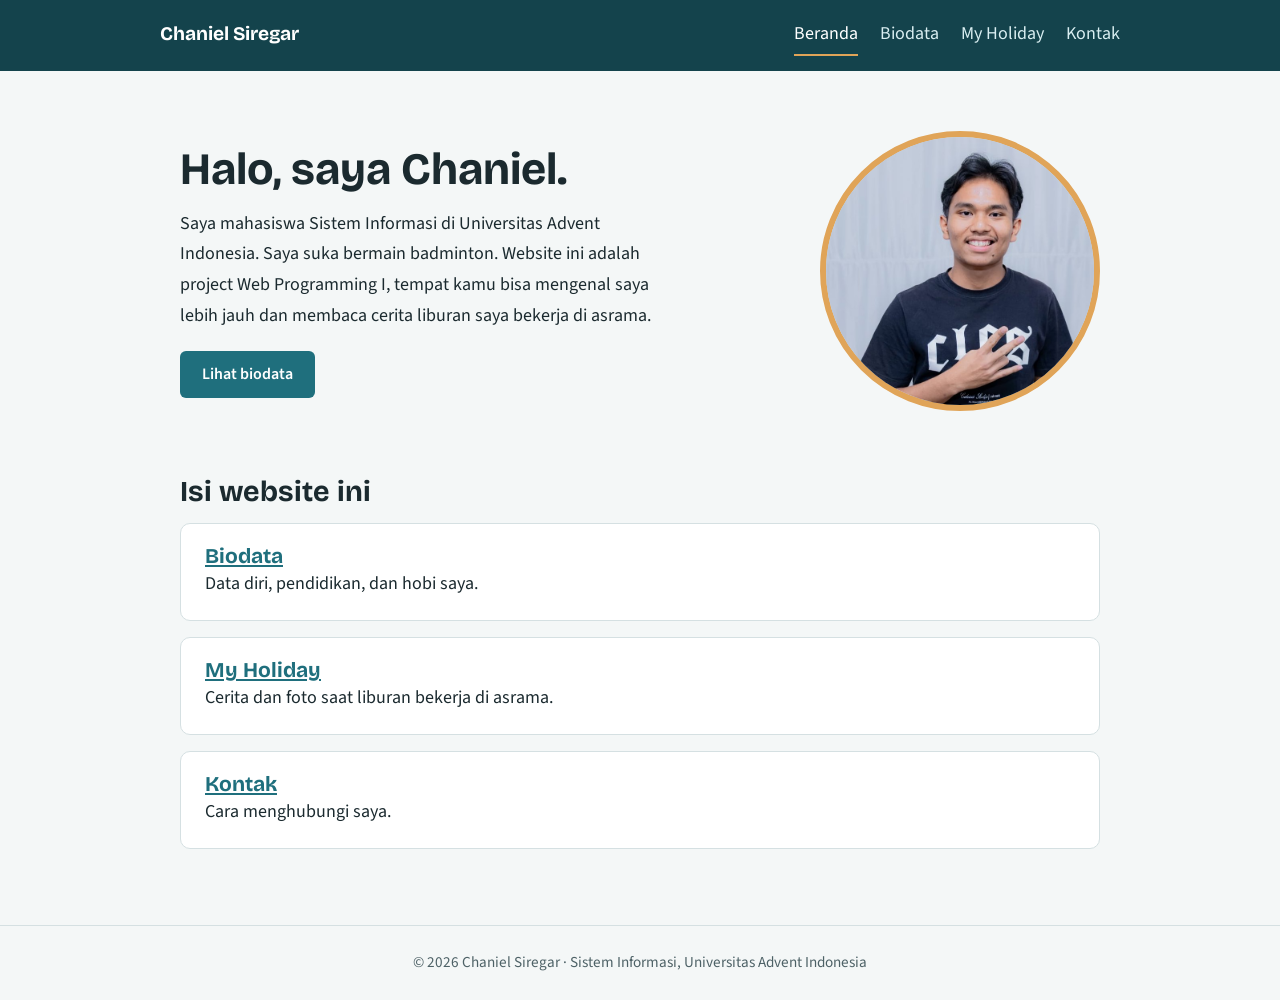
<file: index.html>
<!DOCTYPE html>
<html lang="id">
<head>
<meta charset="UTF-8">
<meta name="viewport" content="width=device-width, initial-scale=1.0">
<title>Beranda | Chaniel Siregar</title>
<link rel="preconnect" href="https://fonts.googleapis.com">
<link rel="preconnect" href="https://fonts.gstatic.com" crossorigin>
<link href="https://fonts.googleapis.com/css2?family=Bricolage+Grotesque:wght@600;700&family=Source+Sans+3:wght@400;600&display=swap" rel="stylesheet">
<link rel="stylesheet" href="style.css">
</head>
<body>
<header>
<nav>
<a class="logo" href="index.html">Chaniel Siregar</a>
<a href="index.html" class="aktif">Beranda</a>
<a href="biodata.html">Biodata</a>
<a href="myHoliday.html">My Holiday</a>
<a href="contact.html">Kontak</a>
</nav>
</header>
<main>
<section class="hero">
<div>
<h1>Halo, saya Chaniel.</h1>
<p>Saya mahasiswa Sistem Informasi di Universitas Advent Indonesia. Saya suka bermain badminton. Website ini adalah project Web Programming I, tempat kamu bisa mengenal saya lebih jauh dan membaca cerita liburan saya bekerja di asrama.</p>
<a class="tombol" href="biodata.html">Lihat biodata</a>
</div>
<img class="foto" src="images/foto-profil.jpg" alt="Foto Chaniel Siregar">
</section>

<h2>Isi website ini</h2>
<div class="kartu"><h3><a href="biodata.html">Biodata</a></h3><p>Data diri, pendidikan, dan hobi saya.</p></div>
<div class="kartu"><h3><a href="myHoliday.html">My Holiday</a></h3><p>Cerita dan foto saat liburan bekerja di asrama.</p></div>
<div class="kartu"><h3><a href="contact.html">Kontak</a></h3><p>Cara menghubungi saya.</p></div>
</main>
<footer>&copy; 2026 Chaniel Siregar &middot; Sistem Informasi, Universitas Advent Indonesia</footer>
</body>
</html>
</file>
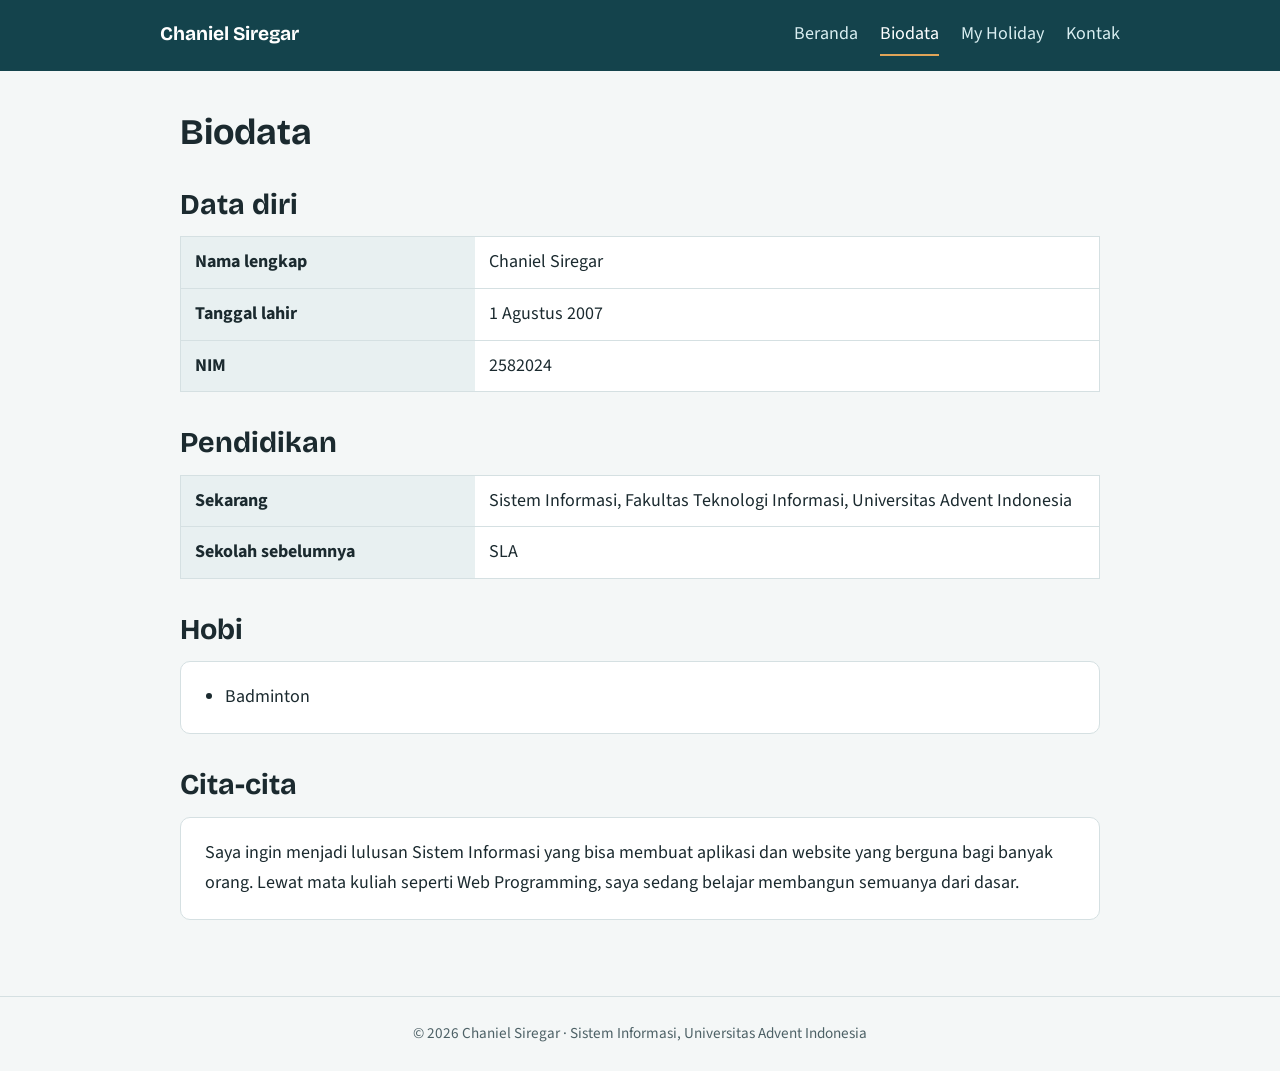
<file: biodata.html>
<!DOCTYPE html>
<html lang="id">
<head>
<meta charset="UTF-8">
<meta name="viewport" content="width=device-width, initial-scale=1.0">
<title>Biodata | Chaniel Siregar</title>
<link rel="preconnect" href="https://fonts.googleapis.com">
<link rel="preconnect" href="https://fonts.gstatic.com" crossorigin>
<link href="https://fonts.googleapis.com/css2?family=Bricolage+Grotesque:wght@600;700&family=Source+Sans+3:wght@400;600&display=swap" rel="stylesheet">
<link rel="stylesheet" href="style.css">
</head>
<body>
<header>
<nav>
<a class="logo" href="index.html">Chaniel Siregar</a>
<a href="index.html">Beranda</a>
<a href="biodata.html" class="aktif">Biodata</a>
<a href="myHoliday.html">My Holiday</a>
<a href="contact.html">Kontak</a>
</nav>
</header>
<main>
<h1>Biodata</h1>
<h2>Data diri</h2>
<table>
<tr><th>Nama lengkap</th><td>Chaniel Siregar</td></tr>
<tr><th>Tanggal lahir</th><td>1 Agustus 2007</td></tr>
<tr><th>NIM</th><td>2582024</td></tr>
</table>

<h2>Pendidikan</h2>
<table>
<tr><th>Sekarang</th><td>Sistem Informasi, Fakultas Teknologi Informasi, Universitas Advent Indonesia</td></tr>
<tr><th>Sekolah sebelumnya</th><td>SLA</td></tr>
</table>

<h2>Hobi</h2>
<ul class="kartu" style="padding-left:44px">
<li>Badminton</li>
</ul>

<h2>Cita-cita</h2>
<p class="kartu">Saya ingin menjadi lulusan Sistem Informasi yang bisa membuat aplikasi dan website yang berguna bagi banyak orang. Lewat mata kuliah seperti Web Programming, saya sedang belajar membangun semuanya dari dasar.</p>
</main>
<footer>&copy; 2026 Chaniel Siregar &middot; Sistem Informasi, Universitas Advent Indonesia</footer>
</body>
</html>
</file>
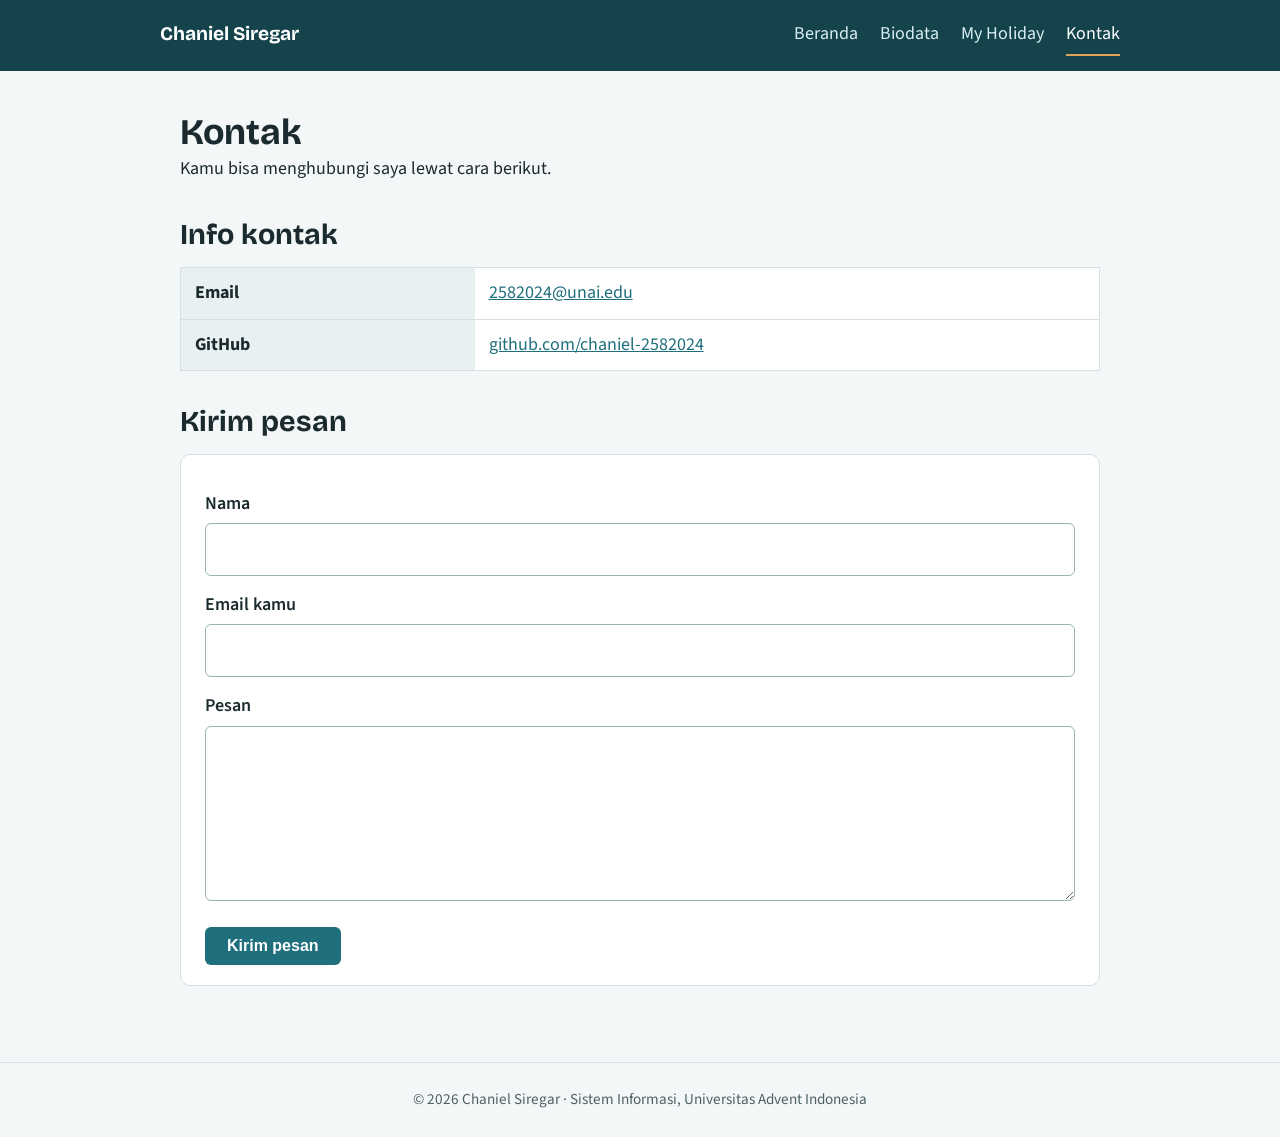
<file: contact.html>
<!DOCTYPE html>
<html lang="id">
<head>
<meta charset="UTF-8">
<meta name="viewport" content="width=device-width, initial-scale=1.0">
<title>Kontak | Chaniel Siregar</title>
<link rel="preconnect" href="https://fonts.googleapis.com">
<link rel="preconnect" href="https://fonts.gstatic.com" crossorigin>
<link href="https://fonts.googleapis.com/css2?family=Bricolage+Grotesque:wght@600;700&family=Source+Sans+3:wght@400;600&display=swap" rel="stylesheet">
<link rel="stylesheet" href="style.css">
</head>
<body>
<header>
<nav>
<a class="logo" href="index.html">Chaniel Siregar</a>
<a href="index.html">Beranda</a>
<a href="biodata.html">Biodata</a>
<a href="myHoliday.html">My Holiday</a>
<a href="contact.html" class="aktif">Kontak</a>
</nav>
</header>
<main>
<h1>Kontak</h1>
<p>Kamu bisa menghubungi saya lewat cara berikut.</p>

<h2>Info kontak</h2>
<table>
<tr><th>Email</th><td><a href="mailto:2582024@unai.edu">2582024@unai.edu</a></td></tr>
<tr><th>GitHub</th><td><a href="https://github.com/chaniel-2582024">github.com/chaniel-2582024</a></td></tr>
</table>

<h2>Kirim pesan</h2>
<form class="kartu" action="mailto:2582024@unai.edu" method="post" enctype="text/plain">
<label for="nama">Nama</label>
<input id="nama" name="nama" type="text" required>
<label for="email">Email kamu</label>
<input id="email" name="email" type="email" required>
<label for="pesan">Pesan</label>
<textarea id="pesan" name="pesan" rows="5" required></textarea>
<p style="margin-top:16px"><button class="tombol" type="submit">Kirim pesan</button></p>
</form>
</main>
<footer>&copy; 2026 Chaniel Siregar &middot; Sistem Informasi, Universitas Advent Indonesia</footer>
</body>
</html>
</file>
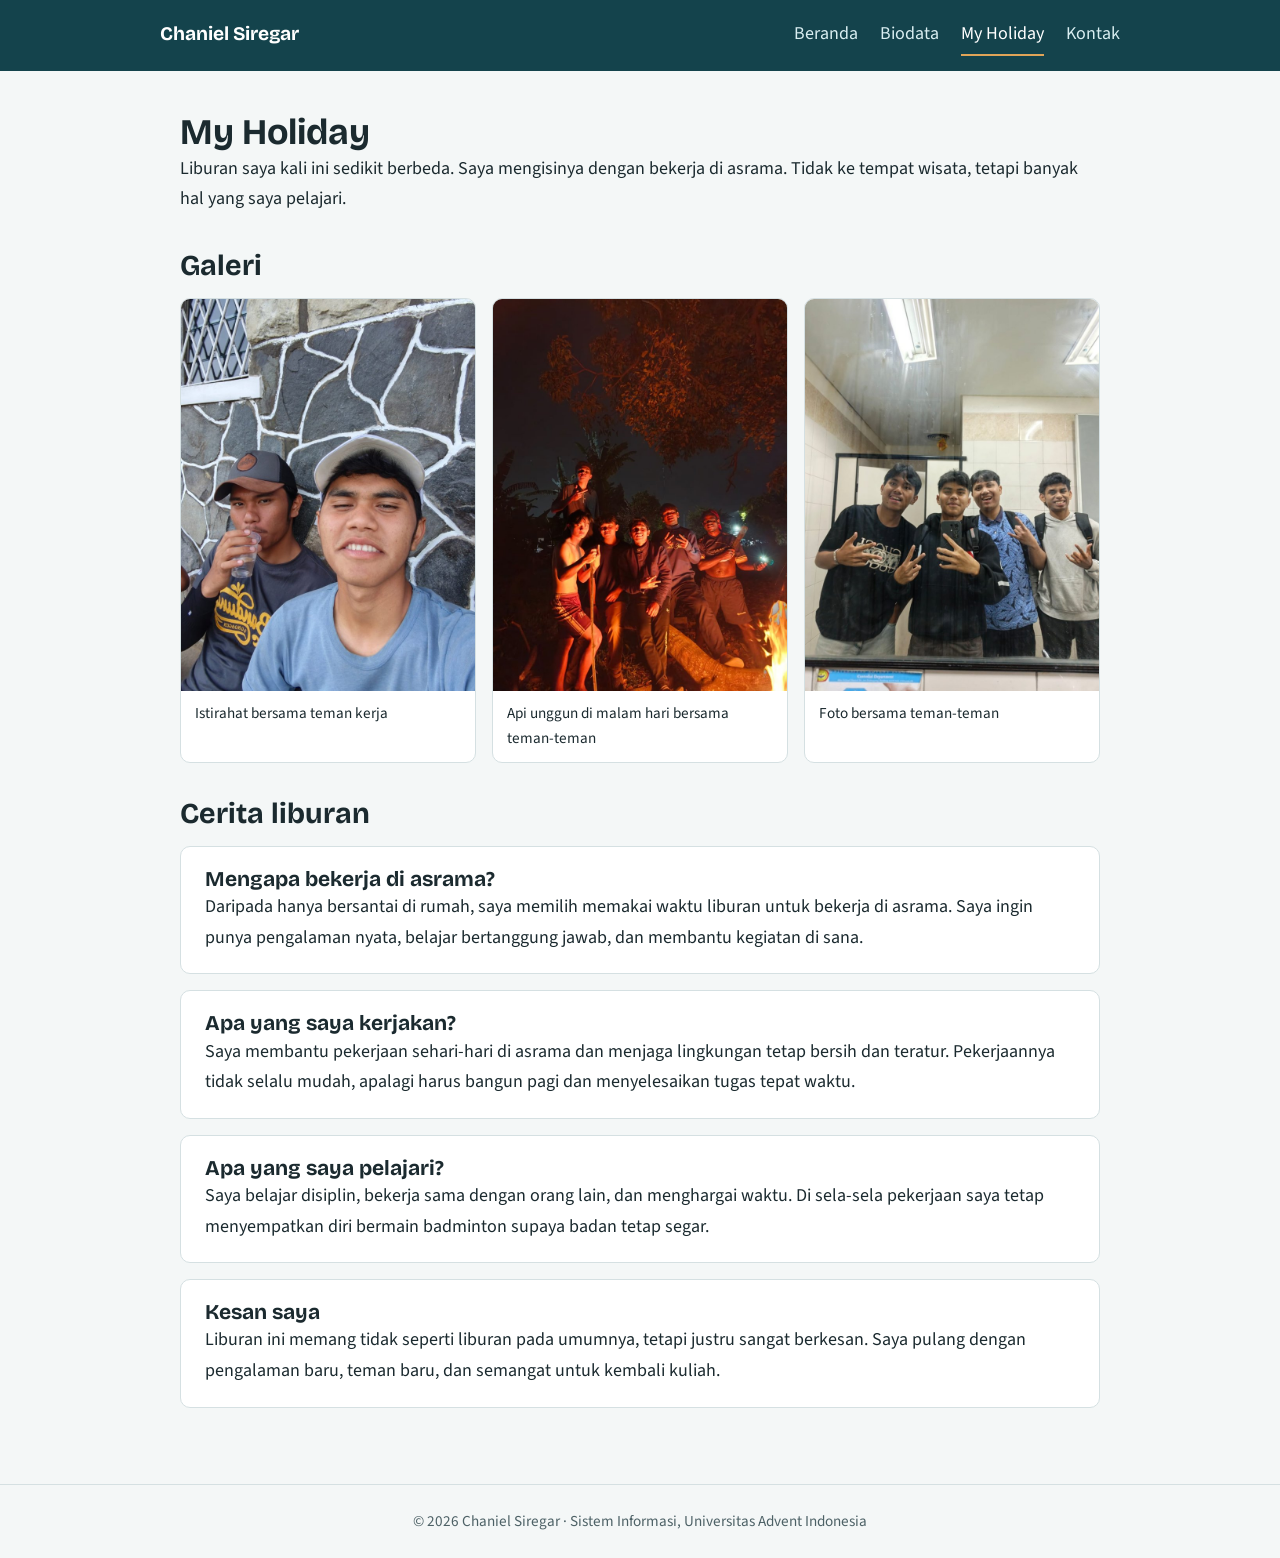
<file: myHoliday.html>
<!DOCTYPE html>
<html lang="id">
<head>
<meta charset="UTF-8">
<meta name="viewport" content="width=device-width, initial-scale=1.0">
<title>My Holiday | Chaniel Siregar</title>
<link rel="preconnect" href="https://fonts.googleapis.com">
<link rel="preconnect" href="https://fonts.gstatic.com" crossorigin>
<link href="https://fonts.googleapis.com/css2?family=Bricolage+Grotesque:wght@600;700&family=Source+Sans+3:wght@400;600&display=swap" rel="stylesheet">
<link rel="stylesheet" href="style.css">
</head>
<body>
<header>
<nav>
<a class="logo" href="index.html">Chaniel Siregar</a>
<a href="index.html">Beranda</a>
<a href="biodata.html">Biodata</a>
<a href="myHoliday.html" class="aktif">My Holiday</a>
<a href="contact.html">Kontak</a>
</nav>
</header>
<main>
<h1>My Holiday</h1>
<p>Liburan saya kali ini sedikit berbeda. Saya mengisinya dengan bekerja di asrama. Tidak ke tempat wisata, tetapi banyak hal yang saya pelajari.</p>

<h2>Galeri</h2>
<div class="galeri">
<figure><img src="images/liburan-1.jpg" alt="Istirahat bersama teman kerja"><figcaption>Istirahat bersama teman kerja</figcaption></figure>
<figure><img src="images/liburan-2.jpg" alt="Api unggun di malam hari bersama teman-teman"><figcaption>Api unggun di malam hari bersama teman-teman</figcaption></figure>
<figure><img src="images/liburan-3.jpg" alt="Foto bersama teman-teman"><figcaption>Foto bersama teman-teman</figcaption></figure>
</div>

<h2>Cerita liburan</h2>
<div class="kartu">
<h3>Mengapa bekerja di asrama?</h3>
<p>Daripada hanya bersantai di rumah, saya memilih memakai waktu liburan untuk bekerja di asrama. Saya ingin punya pengalaman nyata, belajar bertanggung jawab, dan membantu kegiatan di sana.</p>
</div>
<div class="kartu">
<h3>Apa yang saya kerjakan?</h3>
<p>Saya membantu pekerjaan sehari-hari di asrama dan menjaga lingkungan tetap bersih dan teratur. Pekerjaannya tidak selalu mudah, apalagi harus bangun pagi dan menyelesaikan tugas tepat waktu.</p>
</div>
<div class="kartu">
<h3>Apa yang saya pelajari?</h3>
<p>Saya belajar disiplin, bekerja sama dengan orang lain, dan menghargai waktu. Di sela-sela pekerjaan saya tetap menyempatkan diri bermain badminton supaya badan tetap segar.</p>
</div>
<div class="kartu">
<h3>Kesan saya</h3>
<p>Liburan ini memang tidak seperti liburan pada umumnya, tetapi justru sangat berkesan. Saya pulang dengan pengalaman baru, teman baru, dan semangat untuk kembali kuliah.</p>
</div>
</main>
<footer>&copy; 2026 Chaniel Siregar &middot; Sistem Informasi, Universitas Advent Indonesia</footer>
</body>
</html>
</file>
<file: style.css>
:root{
  --ink:#1b2a2f; --teal:#1f6f7d; --teal-dark:#14434c;
  --amber:#e0a458; --bg:#f4f7f7; --card:#ffffff; --line:#d5e0e2;
}
*{box-sizing:border-box;margin:0;padding:0}
body{font-family:"Source Sans 3",Arial,sans-serif;color:var(--ink);background:var(--bg);line-height:1.7;font-size:18px}
h1,h2,h3{font-family:"Bricolage Grotesque",Arial,sans-serif;line-height:1.2}
a{color:var(--teal)}
header{background:var(--teal-dark);padding:14px 20px}
nav{max-width:960px;margin:0 auto;display:flex;flex-wrap:wrap;gap:6px 22px;align-items:center}
nav .logo{font-family:"Bricolage Grotesque",Arial,sans-serif;font-weight:700;color:#fff;font-size:1.2rem;margin-right:auto;text-decoration:none}
nav a{color:#d9eef1;text-decoration:none;padding:4px 0;border-bottom:2px solid transparent}
nav a:hover,nav a:focus-visible{border-bottom-color:var(--amber)}
nav a.aktif{color:#fff;border-bottom-color:var(--amber)}
main{max-width:960px;margin:0 auto;padding:40px 20px 60px}
.hero{display:grid;grid-template-columns:1fr 280px;gap:36px;align-items:center;padding:20px 0 30px}
.hero h1{font-size:2.8rem;margin-bottom:12px}
.hero p{max-width:55ch;margin-bottom:20px}
.foto{width:100%;aspect-ratio:1/1;object-fit:cover;object-position:center 15%;border-radius:50%;border:6px solid var(--amber);background:var(--line)}
.tombol{display:inline-block;background:var(--teal);color:#fff;padding:10px 22px;border-radius:6px;text-decoration:none;font-weight:600;border:0;font-size:1rem;cursor:pointer}
.tombol:hover{background:var(--teal-dark)}
h2{font-size:1.8rem;margin:34px 0 14px}
.kartu{background:var(--card);border:1px solid var(--line);border-radius:10px;padding:20px 24px;margin-bottom:16px}
table{width:100%;border-collapse:collapse;background:var(--card);border:1px solid var(--line)}
th,td{text-align:left;padding:10px 14px;border-bottom:1px solid var(--line);vertical-align:top}
th{width:32%;background:#e8f0f1}
.galeri{display:grid;grid-template-columns:repeat(auto-fit,minmax(240px,1fr));gap:16px}
.galeri figure{background:var(--card);border:1px solid var(--line);border-radius:10px;overflow:hidden}
.galeri img{width:100%;aspect-ratio:3/4;object-fit:cover;display:block;background:var(--line)}
.galeri figcaption{padding:10px 14px;font-size:.95rem}
label{display:block;font-weight:600;margin:14px 0 4px}
input,textarea{width:100%;padding:10px 12px;border:1px solid #9db3b7;border-radius:6px;font:inherit;background:#fff}
input:focus,textarea:focus,a:focus-visible,.tombol:focus-visible{outline:3px solid var(--amber);outline-offset:2px}
footer{text-align:center;padding:24px 20px;color:#4d6166;border-top:1px solid var(--line);font-size:.95rem}
@media (max-width:700px){
  body{font-size:17px}
  .hero{grid-template-columns:1fr;text-align:center}
  .hero p{margin-inline:auto}
  .hero h1{font-size:2.1rem}
  .foto{max-width:200px;margin:0 auto;order:-1}
  nav .logo{width:100%}
}
</file>
